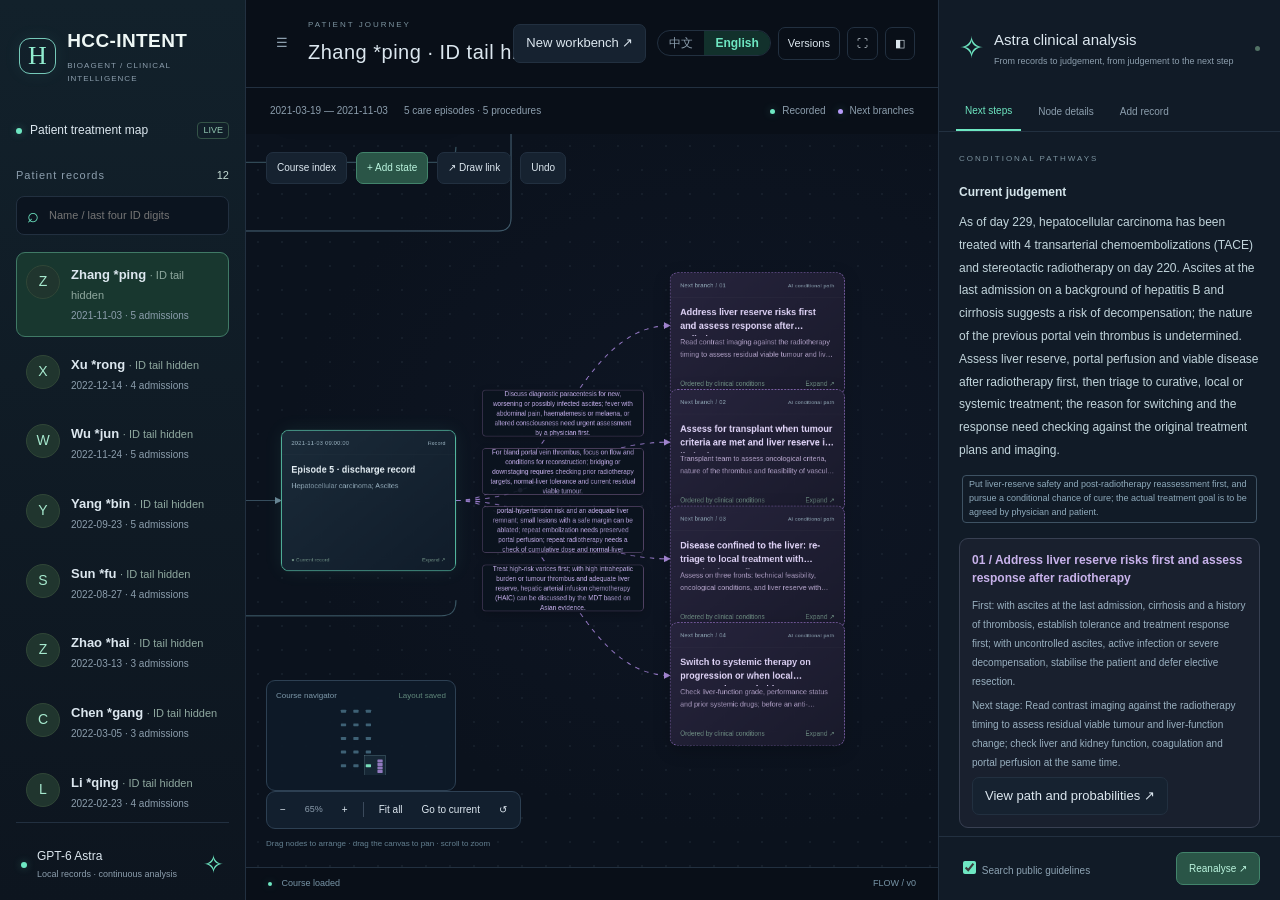
<file: index.html>
<!doctype html>
<html lang="en"><head><meta charset="utf-8"><meta name="viewport" content="width=device-width,initial-scale=1">
<meta name="hcc-token" content="static"><title>HCC-INTENT · Patient treatment map</title>
<meta name="description" content="Patient treatment map: the whole course by admission and procedure, linking every treatment to the next step.">
<meta name="data-version" content="5b35edde3d">
<link rel="alternate" hreflang="zh-CN" href="zh/">
<link rel="stylesheet" href="flow.css?v=c9bda5fcbd"><link rel="stylesheet" href="site.css?v=8c9be41195">
<script src="mock.js?v=6196f97edd"></script><script src="flow.js?v=fb59a0a47c" defer></script></head>
<body>
<aside id="patientPanel" class="patient-panel">
  <a class="brand" href="workbench.html"><span class="brand-icon">H</span><span>HCC-INTENT<small>BIOAGENT / CLINICAL INTELLIGENCE</small></span></a>
  <div class="workspace-tag"><i></i> Patient treatment map <span>LIVE</span></div>
  <div class="list-heading">Patient records <span id="totalPatients">—</span></div>
  <label class="search"><span>⌕</span><input id="patientSearch" aria-label="Search by name or last four ID digits" placeholder="Name / last four ID digits"></label>
  <div id="patientList" class="patient-list"></div><button id="loadMore" class="load-more">Load more patients</button>
  <div class="sidebar-foot"><i></i><div>GPT-6 Astra<small>Local records · continuous analysis</small></div><span>✧</span></div>
</aside>
<main id="mainPanel">
  <header class="topbar"><div class="patient-title"><button id="togglePatients" aria-label="Collapse or expand the patient list">☰</button><div><div class="eyebrow">PATIENT JOURNEY</div><h1 id="patientName">Patient treatment map</h1></div></div><div class="header-tools"><a class="site-link" href="workbench.html" title="Repeat-TACE node workbench">New workbench ↗</a><nav class="lang-switch" aria-label="Language"><a href="zh/" hreflang="zh-CN" lang="zh-CN">中文</a><span aria-current="page">English</span></nav><button id="showVersions">Versions</button><button id="fullscreen" aria-label="Full-screen canvas">⛶</button><button id="toggleInspector" aria-label="Collapse or expand the analysis panel">◧</button></div></header>
  <div class="journey-meta"><span id="patientRange">Loading patient records…</span><span id="nodeCount"></span><span class="legend"><i></i> Recorded <i class="purple"></i> Next branches</span></div>
  <section id="canvas" class="canvas" aria-label="Draggable patient treatment flowchart" tabindex="0">
    <div class="canvas-grid"></div><div id="world" class="world"><svg id="episodeBraces" class="edges" aria-label="Episode summary brackets"></svg><div id="episodeSummaries"></div><svg id="edges" class="edges" aria-label="Treatment links"></svg><div id="edgeLabels"></div><div id="nodes"></div></div>
    <div id="canvasEmpty" class="canvas-empty"><div class="orbit">✧</div><h2>Link every treatment to the next step</h2><p>Select a patient to open the full treatment map</p></div>
    <div class="canvas-top"><button id="journeyIndex">Course index</button><button id="addNode" class="accent">+ Add state</button><button id="addLink">↗ Draw link</button><button id="undoEdit" title="Undo the last clinical edit">Undo</button></div>
    <div class="canvas-bottom"><div class="canvas-controls"><button id="zoomOut" aria-label="Zoom out">−</button><span id="zoomValue">100%</span><button id="zoomIn" aria-label="Zoom in">+</button><span class="divider"></span><button id="fitGraph">Fit all</button><button id="goCurrent">Go to current</button><button id="resetLayout" title="Restore automatic layout">↺</button></div><span class="gesture-hint">Drag nodes to arrange · drag the canvas to pan · scroll to zoom</span></div>
    <div class="minimap-wrap"><div>Course navigator <span id="saveState">Layout saved</span></div><svg id="minimap" width="200" height="90" aria-label="Course minimap"></svg></div>
  </section>
  <footer><span><i></i> <span id="jobStatus">Ready</span></span><span id="revisionLabel">FLOW / v0</span></footer>
</main>
<aside id="inspector" class="inspector">
  <div class="inspector-heading"><span class="astra-mark">✧</span><div><h2>Astra clinical analysis</h2><small>From records to judgement, from judgement to the next step</small></div><span id="busyDot" class="status-dot"></span></div>
  <div class="inspector-tabs"><button id="analysisTab" class="active">Next steps</button><button id="detailTab">Node details</button><button id="editTab">Add record</button></div>
  <div id="inspectorBody" class="inspector-body"><div class="empty-panel">Select a state box or treatment link to see details.</div></div>
  <div class="inspector-bottom"><label><input type="checkbox" id="publicSearch" checked> Search public guidelines</label><button id="reanalyze" class="accent">Reanalyse ↗</button></div>
</aside>
<dialog id="versionsDialog"><div class="dialog-title"><h2>Map versions and analyses</h2><button id="closeVersions">×</button></div><div id="versionList"></div></dialog>
<div id="toast" class="toast" role="status" hidden></div>
</body></html>
</file>
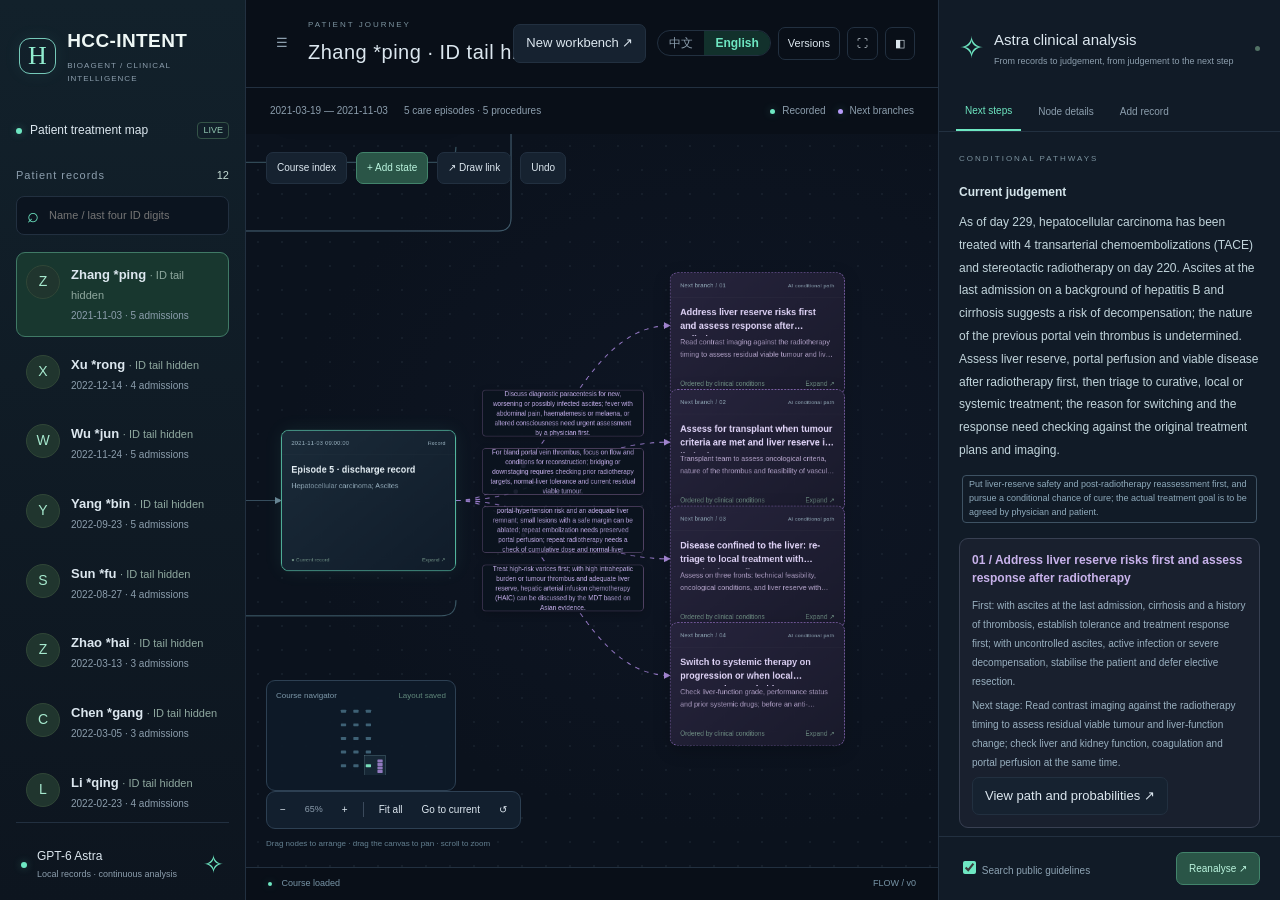
<file: en/index.html>
<!doctype html>
<html lang="en">
<head>
<meta charset="utf-8">
<title>HCC-INTENT</title>
<meta name="robots" content="noindex">
<link rel="canonical" href="../">
<meta http-equiv="refresh" content="0; url=../">
<script>location.replace('../' + location.hash)</script>
</head>
<body><a href="../">HCC-INTENT</a></body>
</html>
</file>
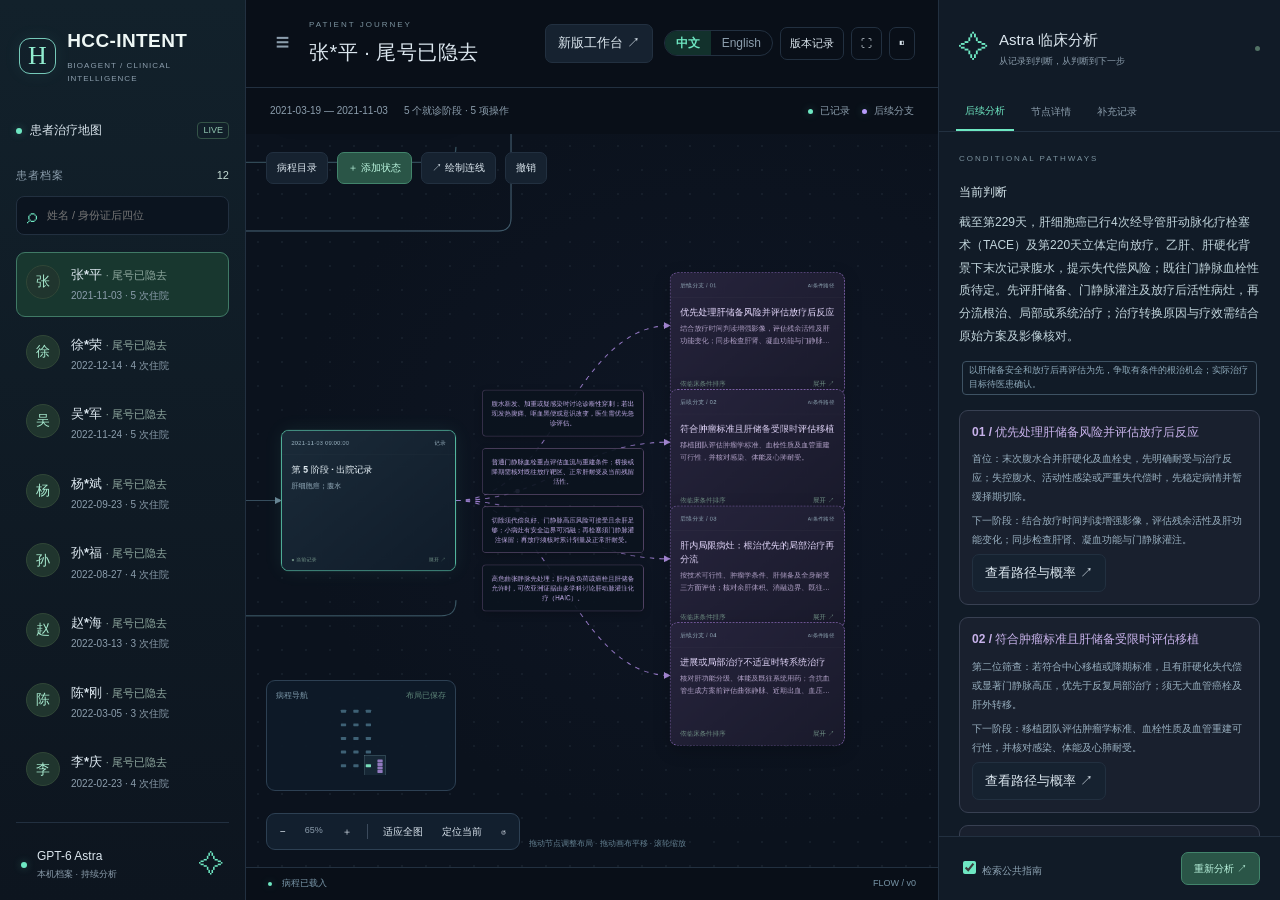
<file: zh/index.html>
<!doctype html>
<html lang="zh-CN"><head><meta charset="utf-8"><meta name="viewport" content="width=device-width,initial-scale=1">
<meta name="hcc-token" content="static"><title>HCC-INTENT · 患者治疗地图</title>
<meta name="description" content="患者治疗地图：按住院和操作展开完整病程，连接每一次治疗与下一步。">
<meta name="data-version" content="499df22f23">
<link rel="alternate" hreflang="en" href="../">
<link rel="stylesheet" href="../flow.css?v=c9bda5fcbd"><link rel="stylesheet" href="../site.css?v=8c9be41195">
<script src="../mock.js?v=6196f97edd"></script><script src="flow.js?v=55448d1c85" defer></script></head>
<body>
<aside id="patientPanel" class="patient-panel">
  <a class="brand" href="workbench.html"><span class="brand-icon">H</span><span>HCC-INTENT<small>BIOAGENT / CLINICAL INTELLIGENCE</small></span></a>
  <div class="workspace-tag"><i></i> 患者治疗地图 <span>LIVE</span></div>
  <div class="list-heading">患者档案 <span id="totalPatients">—</span></div>
  <label class="search"><span>⌕</span><input id="patientSearch" aria-label="搜索姓名或身份证后四位" placeholder="姓名 / 身份证后四位"></label>
  <div id="patientList" class="patient-list"></div><button id="loadMore" class="load-more">加载更多患者</button>
  <div class="sidebar-foot"><i></i><div>GPT-6 Astra<small>本机档案 · 持续分析</small></div><span>✧</span></div>
</aside>
<main id="mainPanel">
  <header class="topbar"><div class="patient-title"><button id="togglePatients" aria-label="收起或展开患者列表">☰</button><div><div class="eyebrow">PATIENT JOURNEY</div><h1 id="patientName">患者治疗地图</h1></div></div><div class="header-tools"><a class="site-link" href="workbench.html" title="重复 TACE 节点工作台">新版工作台 ↗</a><nav class="lang-switch" aria-label="Language"><span aria-current="page">中文</span><a href="../" hreflang="en" lang="en">English</a></nav><button id="showVersions">版本记录</button><button id="fullscreen" aria-label="全屏画布">⛶</button><button id="toggleInspector" aria-label="收起或展开分析面板">◧</button></div></header>
  <div class="journey-meta"><span id="patientRange">读取患者档案…</span><span id="nodeCount"></span><span class="legend"><i></i> 已记录 <i class="purple"></i> 后续分支</span></div>
  <section id="canvas" class="canvas" aria-label="可拖拽患者治疗流程图" tabindex="0">
    <div class="canvas-grid"></div><div id="world" class="world"><svg id="episodeBraces" class="edges" aria-label="住院阶段汇总括号"></svg><div id="episodeSummaries"></div><svg id="edges" class="edges" aria-label="治疗连线"></svg><div id="edgeLabels"></div><div id="nodes"></div></div>
    <div id="canvasEmpty" class="canvas-empty"><div class="orbit">✧</div><h2>连接每一次治疗与下一步</h2><p>选择患者，展开完整治疗地图</p></div>
    <div class="canvas-top"><button id="journeyIndex">病程目录</button><button id="addNode" class="accent">＋ 添加状态</button><button id="addLink">↗ 绘制连线</button><button id="undoEdit" title="撤销最近一次临床编辑">撤销</button></div>
    <div class="canvas-bottom"><div class="canvas-controls"><button id="zoomOut" aria-label="缩小">−</button><span id="zoomValue">100%</span><button id="zoomIn" aria-label="放大">＋</button><span class="divider"></span><button id="fitGraph">适应全图</button><button id="goCurrent">定位当前</button><button id="resetLayout" title="恢复自动布局">↺</button></div><span class="gesture-hint">拖动节点调整布局 · 拖动画布平移 · 滚轮缩放</span></div>
    <div class="minimap-wrap"><div>病程导航 <span id="saveState">布局已保存</span></div><svg id="minimap" width="200" height="90" aria-label="病程缩略导航"></svg></div>
  </section>
  <footer><span><i></i> <span id="jobStatus">就绪</span></span><span id="revisionLabel">FLOW / v0</span></footer>
</main>
<aside id="inspector" class="inspector">
  <div class="inspector-heading"><span class="astra-mark">✧</span><div><h2>Astra 临床分析</h2><small>从记录到判断，从判断到下一步</small></div><span id="busyDot" class="status-dot"></span></div>
  <div class="inspector-tabs"><button id="analysisTab" class="active">后续分析</button><button id="detailTab">节点详情</button><button id="editTab">补充记录</button></div>
  <div id="inspectorBody" class="inspector-body"><div class="empty-panel">选择一个状态框或治疗连线，查看详细内容。</div></div>
  <div class="inspector-bottom"><label><input type="checkbox" id="publicSearch" checked> 检索公共指南</label><button id="reanalyze" class="accent">重新分析 ↗</button></div>
</aside>
<dialog id="versionsDialog"><div class="dialog-title"><h2>流程版本与分析记录</h2><button id="closeVersions">×</button></div><div id="versionList"></div></dialog>
<div id="toast" class="toast" role="status" hidden></div>
</body></html>
</file>
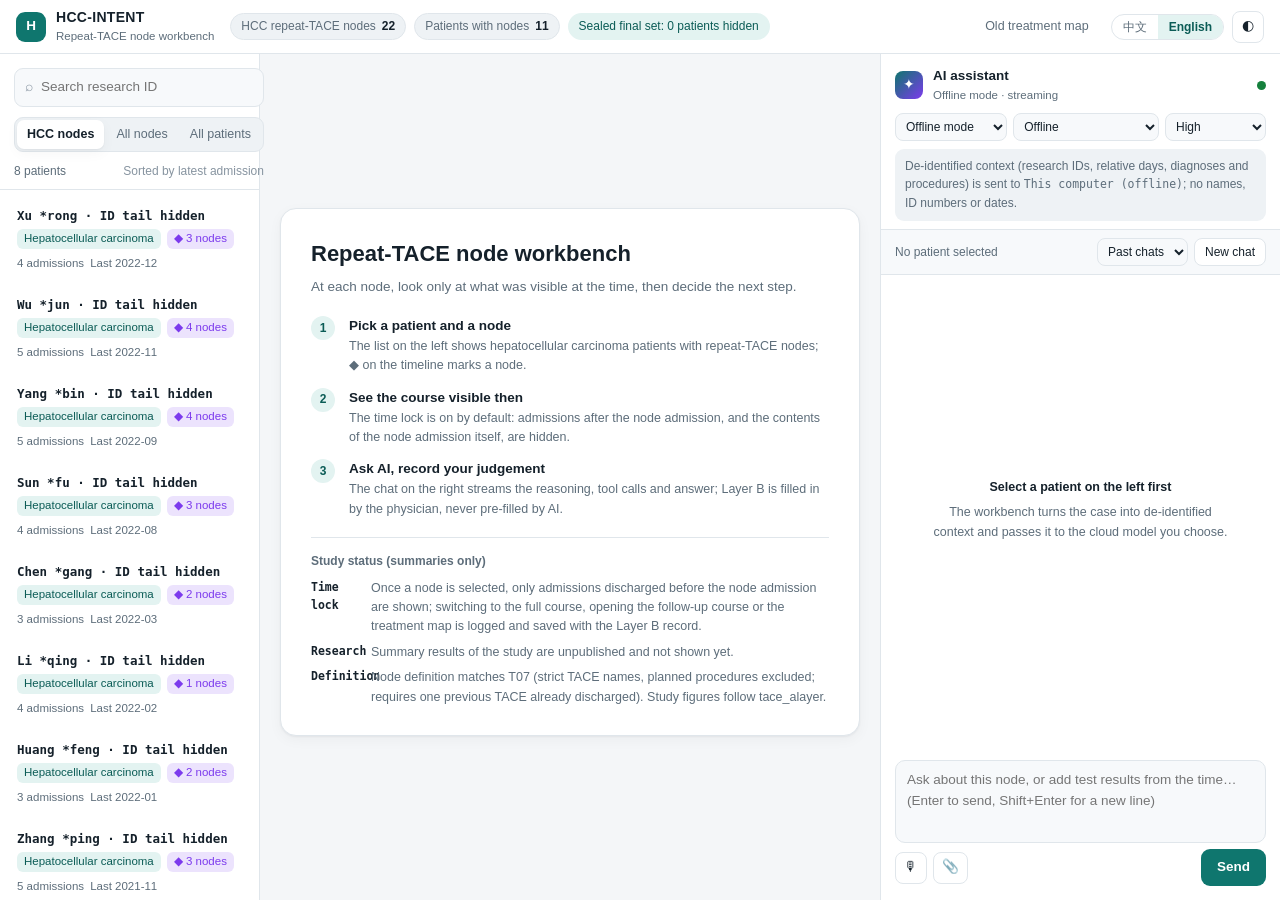
<file: workbench.html>
<!doctype html>
<html lang="en">
<head>
<meta charset="utf-8">
<meta name="viewport" content="width=device-width,initial-scale=1">
<meta name="hcc-token" content="static">
<meta name="data-version" content="5b35edde3d">
<meta name="description" content="Repeat-TACE node workbench: time-locked view, Layer A/B records, treatment map and AI assistant.">
<title>Repeat-TACE workbench</title>
<link rel="alternate" hreflang="zh-CN" href="zh/workbench.html">
<link rel="stylesheet" href="workbench.css?v=7196ac542c">
<link rel="stylesheet" href="site.css?v=8c9be41195">
</head>
<body>
<header class="topbar">
  <button id="togglePatients" class="icon-btn only-narrow" aria-label="Patient list">☰</button>
  <div class="brand"><span class="brand-mark">H</span><div><strong>HCC-INTENT</strong><small>Repeat-TACE node workbench</small></div></div>
  <div id="statusChips" class="status-chips"></div>
  <div class="top-actions">
    <a href="./" class="link-btn" title="Original patient treatment map">Old treatment map</a><nav class="lang-switch" aria-label="Language"><a href="zh/workbench.html" hreflang="zh-CN" lang="zh-CN">中文</a><span aria-current="page">English</span></nav>
    <button id="themeToggle" class="icon-btn" aria-label="Switch light/dark theme" title="Switch light/dark theme">◐</button>
    <button id="toggleAssistant" class="icon-btn only-medium" aria-label="AI assistant">✦</button>
  </div>
</header>

<div class="layout">
  <aside id="patientsPanel" class="patients">
    <div class="panel-head">
      <label class="search"><span aria-hidden="true">⌕</span><input id="patientSearch" placeholder="Search research ID" aria-label="Search research ID" autocomplete="off"></label>
      <div class="segmented" id="scopeSwitch" role="tablist" aria-label="Patient scope">
        <button data-scope="hcc_nodes" class="active" role="tab">HCC nodes</button>
        <button data-scope="nodes" role="tab">All nodes</button>
        <button data-scope="all" role="tab">All patients</button>
      </div>
      <div class="list-meta"><span id="patientTotal">—</span><span class="hint">Sorted by latest admission</span></div>
    </div>
    <div id="patientList" class="patient-list" role="listbox" aria-label="Patients"></div>
    <button id="loadMore" class="ghost-btn load-more" hidden>Load more</button>
  </aside>

  <main id="casePanel" class="case">
    <section id="welcome" class="welcome">
      <div class="welcome-card">
        <h1>Repeat-TACE node workbench</h1>
        <p>At each node, look only at what was visible at the time, then decide the next step.</p>
        <ol class="steps">
          <li><b>Pick a patient and a node</b><span>The list on the left shows hepatocellular carcinoma patients with repeat-TACE nodes; ◆ on the timeline marks a node.</span></li>
          <li><b>See the course visible then</b><span>The time lock is on by default: admissions after the node admission, and the contents of the node admission itself, are hidden.</span></li>
          <li><b>Ask AI, record your judgement</b><span>The chat on the right streams the reasoning, tool calls and answer; Layer B is filled in by the physician, never pre-filled by AI.</span></li>
        </ol>
        <div id="welcomeNotes" class="research-notes"></div>
      </div>
    </section>

    <section id="caseView" class="case-view" hidden>
      <div class="case-head">
        <div class="case-title">
          <div class="eyebrow" id="caseEyebrow"></div>
          <h1 id="caseTitle"></h1>
          <div id="caseBadges" class="badges"></div>
        </div>
        <div id="caseStats" class="case-stats"></div>
      </div>

      <div class="card timeline-card">
        <div class="card-head">
          <div class="node-strip" id="nodeStrip" aria-label="Repeat-TACE nodes"></div>
          <div class="segmented mode-switch" id="modeSwitch" aria-label="View mode">
            <button data-mode="locked" class="active" title="Show only admissions discharged before the node admission">🔒 Time lock</button>
            <button data-mode="full" title="Show all admissions; logged as follow-up course viewed">Full course</button>
          </div>
        </div>
        <div id="modeHint" class="mode-hint"></div>
        <div id="timeline" class="timeline" aria-label="Admission timeline"></div>
        <div class="legend" id="timelineLegend"></div>
      </div>

      <div class="card node-card">
        <nav class="tabs" id="tabs" role="tablist">
          <button data-tab="visible" class="active" role="tab">Visible then</button>
          <button data-tab="alayer" role="tab">Layer A · state</button>
          <button data-tab="blayer" role="tab">Layer B · physician record</button>
          <button data-tab="after" role="tab">Follow-up course</button>
          <button data-tab="map" role="tab">Treatment map</button>
          <button data-tab="detail" role="tab">Admission details</button>
        </nav>
        <div id="tabBody" class="tab-body"></div>
      </div>
    </section>
  </main>

  <aside id="assistantPanel" class="assistant">
    <div class="assistant-head">
      <div class="assistant-title"><span class="spark">✦</span><div><strong>AI assistant</strong><small id="assistantSub">Cloud model · streaming</small></div></div>
      <span id="assistantDot" class="dot" title="Status"></span>
    </div>
    <div class="model-row">
      <select id="providerSelect" aria-label="Provider"></select>
      <select id="modelSelect" aria-label="Model"></select>
      <select id="effortSelect" aria-label="Reasoning effort" title="Reasoning effort">
        <option value="low">Low</option><option value="medium">Medium</option><option value="high" selected>High</option>
      </select>
    </div>
    <div id="exportBanner" class="export-banner"></div>
    <div class="context-bar">
      <span id="contextChip" class="context-chip">No patient selected</span>
      <div class="context-actions">
        <select id="historySelect" aria-label="Past chats"><option value="">Past chats</option></select>
        <button id="newChat" class="ghost-btn small">New chat</button>
      </div>
    </div>
    <div id="messages" class="messages" aria-live="polite"></div>
    <div id="quickPrompts" class="quick-prompts"></div>
    <form id="composer" class="composer">
      <textarea id="composerInput" rows="3" placeholder="Ask about this node, or add test results from the time… (Enter to send, Shift+Enter for a new line)"></textarea>
      <div class="composer-actions">
        <div class="left">
          <button type="button" id="voiceBtn" class="icon-btn" title="Local speech to text" aria-label="Voice input">🎙</button>
          <label class="icon-btn" title="Upload a text file (extracted locally)" aria-label="Upload file">📎<input id="fileInput" type="file" accept=".txt,.md,.json,.pdf,.docx" hidden></label>
          <span id="composerNote" class="composer-note"></span>
        </div>
        <button type="submit" id="sendBtn" class="primary-btn">Send</button>
      </div>
    </form>
  </aside>
</div>
<div id="tooltip" class="tooltip" role="tooltip" hidden></div>
<div id="toast" class="toast" role="status" hidden></div>
<script src="mock.js?v=6196f97edd"></script>
<script src="workbench.js?v=66e4668629"></script>
</body>
</html>
</file>
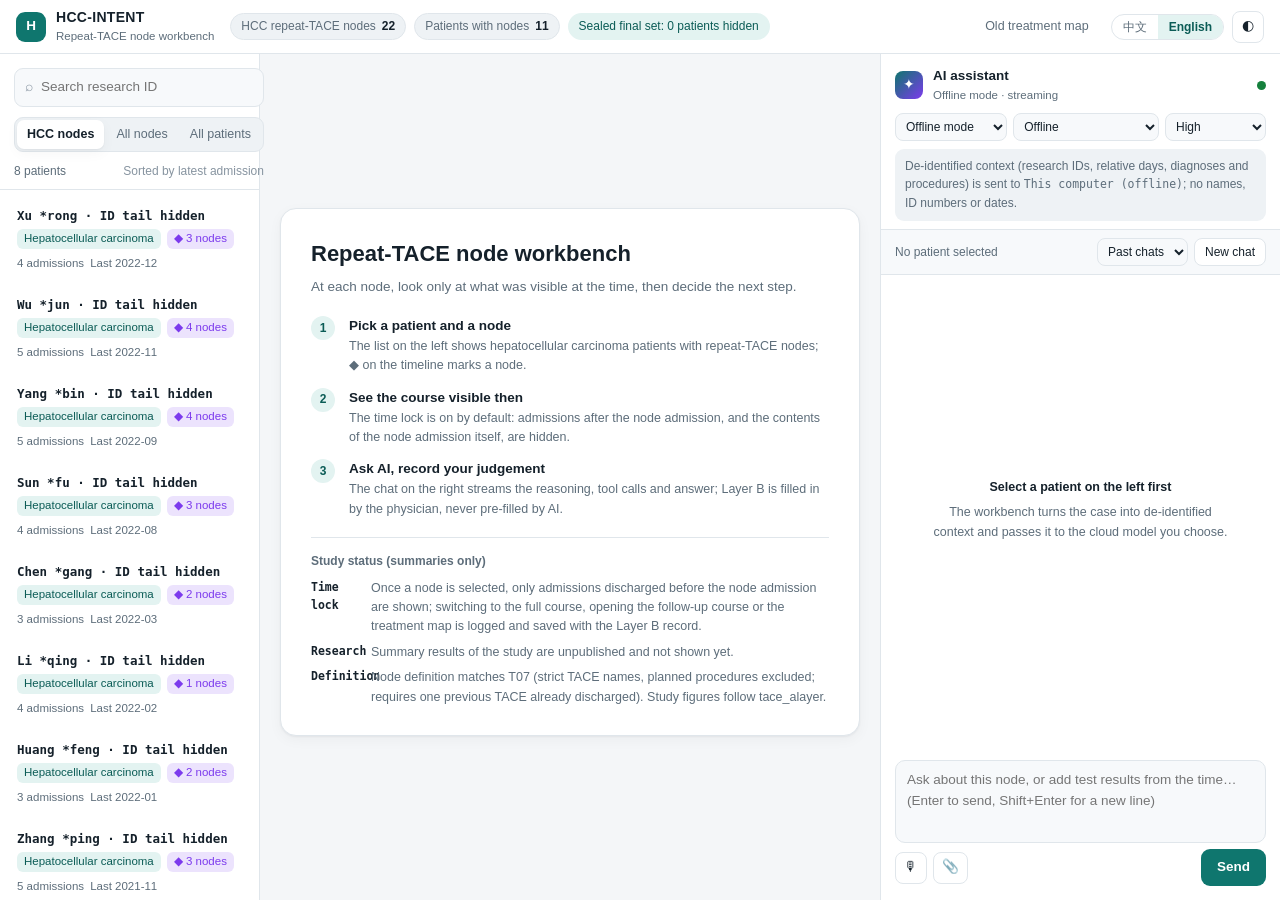
<file: en/workbench.html>
<!doctype html>
<html lang="en">
<head>
<meta charset="utf-8">
<title>HCC-INTENT</title>
<meta name="robots" content="noindex">
<link rel="canonical" href="../workbench.html">
<meta http-equiv="refresh" content="0; url=../workbench.html">
<script>location.replace('../workbench.html' + location.hash)</script>
</head>
<body><a href="../workbench.html">HCC-INTENT</a></body>
</html>
</file>
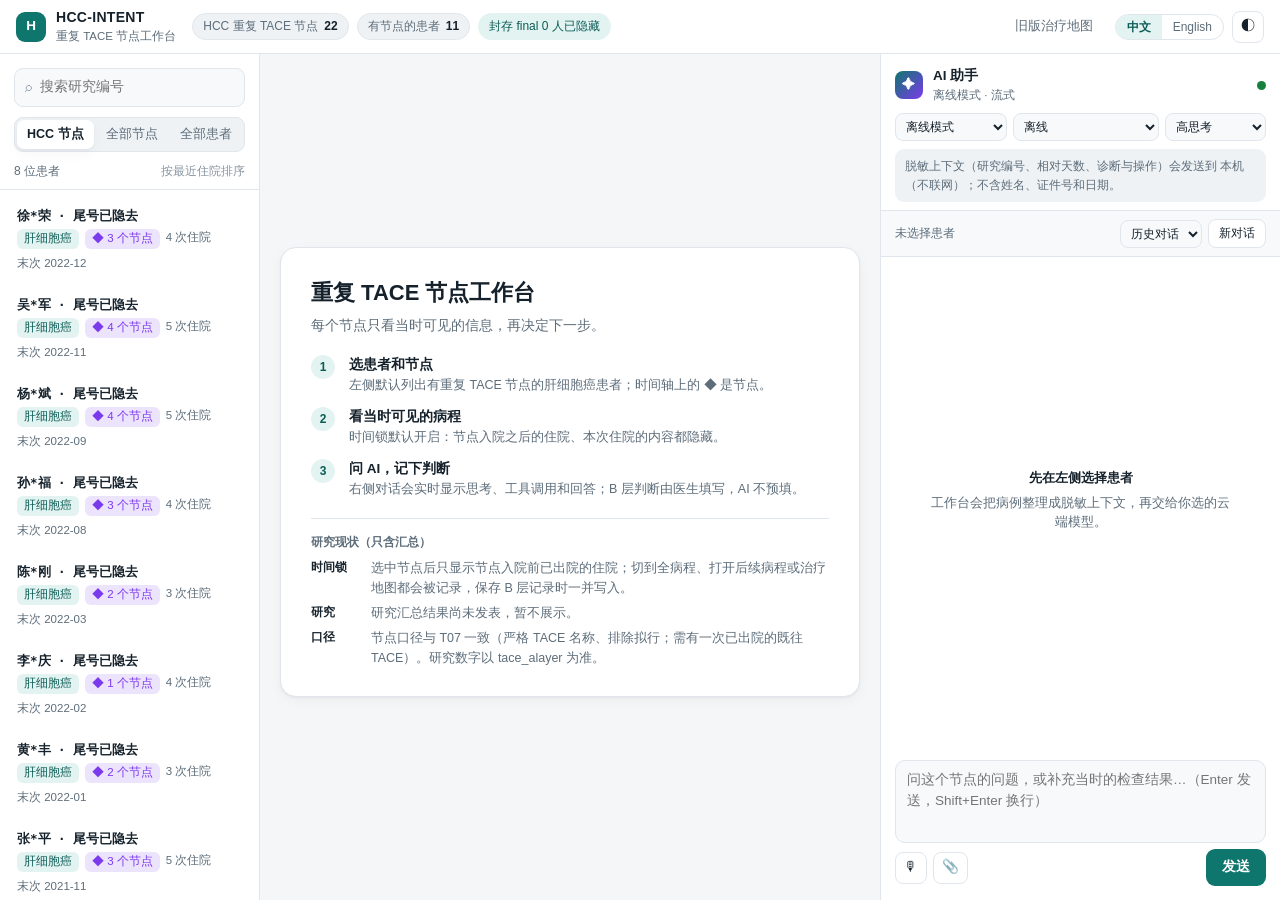
<file: zh/workbench.html>
<!doctype html>
<html lang="zh-CN">
<head>
<meta charset="utf-8">
<meta name="viewport" content="width=device-width,initial-scale=1">
<meta name="hcc-token" content="static">
<meta name="data-version" content="499df22f23">
<meta name="description" content="重复 TACE 节点工作台：时间锁视图、A/B 层记录、治疗地图与 AI 助手。">
<title>重复 TACE 工作台</title>
<link rel="alternate" hreflang="en" href="../workbench.html">
<link rel="stylesheet" href="../workbench.css?v=7196ac542c">
<link rel="stylesheet" href="../site.css?v=8c9be41195">
</head>
<body>
<header class="topbar">
  <button id="togglePatients" class="icon-btn only-narrow" aria-label="患者列表">☰</button>
  <div class="brand"><span class="brand-mark">H</span><div><strong>HCC-INTENT</strong><small>重复 TACE 节点工作台</small></div></div>
  <div id="statusChips" class="status-chips"></div>
  <div class="top-actions">
    <a href="./" class="link-btn" title="原来的患者治疗地图">旧版治疗地图</a><nav class="lang-switch" aria-label="Language"><span aria-current="page">中文</span><a href="../workbench.html" hreflang="en" lang="en">English</a></nav>
    <button id="themeToggle" class="icon-btn" aria-label="切换明暗主题" title="切换明暗主题">◐</button>
    <button id="toggleAssistant" class="icon-btn only-medium" aria-label="AI 助手">✦</button>
  </div>
</header>

<div class="layout">
  <aside id="patientsPanel" class="patients">
    <div class="panel-head">
      <label class="search"><span aria-hidden="true">⌕</span><input id="patientSearch" placeholder="搜索研究编号" aria-label="搜索研究编号" autocomplete="off"></label>
      <div class="segmented" id="scopeSwitch" role="tablist" aria-label="患者范围">
        <button data-scope="hcc_nodes" class="active" role="tab">HCC 节点</button>
        <button data-scope="nodes" role="tab">全部节点</button>
        <button data-scope="all" role="tab">全部患者</button>
      </div>
      <div class="list-meta"><span id="patientTotal">—</span><span class="hint">按最近住院排序</span></div>
    </div>
    <div id="patientList" class="patient-list" role="listbox" aria-label="患者"></div>
    <button id="loadMore" class="ghost-btn load-more" hidden>加载更多</button>
  </aside>

  <main id="casePanel" class="case">
    <section id="welcome" class="welcome">
      <div class="welcome-card">
        <h1>重复 TACE 节点工作台</h1>
        <p>每个节点只看当时可见的信息，再决定下一步。</p>
        <ol class="steps">
          <li><b>选患者和节点</b><span>左侧默认列出有重复 TACE 节点的肝细胞癌患者；时间轴上的 ◆ 是节点。</span></li>
          <li><b>看当时可见的病程</b><span>时间锁默认开启：节点入院之后的住院、本次住院的内容都隐藏。</span></li>
          <li><b>问 AI，记下判断</b><span>右侧对话会实时显示思考、工具调用和回答；B 层判断由医生填写，AI 不预填。</span></li>
        </ol>
        <div id="welcomeNotes" class="research-notes"></div>
      </div>
    </section>

    <section id="caseView" class="case-view" hidden>
      <div class="case-head">
        <div class="case-title">
          <div class="eyebrow" id="caseEyebrow"></div>
          <h1 id="caseTitle"></h1>
          <div id="caseBadges" class="badges"></div>
        </div>
        <div id="caseStats" class="case-stats"></div>
      </div>

      <div class="card timeline-card">
        <div class="card-head">
          <div class="node-strip" id="nodeStrip" aria-label="重复 TACE 节点"></div>
          <div class="segmented mode-switch" id="modeSwitch" aria-label="视图模式">
            <button data-mode="locked" class="active" title="只显示节点入院前已出院的住院">🔒 时间锁</button>
            <button data-mode="full" title="显示全部住院，会记录为已查看后续病程">全病程</button>
          </div>
        </div>
        <div id="modeHint" class="mode-hint"></div>
        <div id="timeline" class="timeline" aria-label="住院时间轴"></div>
        <div class="legend" id="timelineLegend"></div>
      </div>

      <div class="card node-card">
        <nav class="tabs" id="tabs" role="tablist">
          <button data-tab="visible" class="active" role="tab">当时可见</button>
          <button data-tab="alayer" role="tab">A 层 · 状态</button>
          <button data-tab="blayer" role="tab">B 层 · 医生记录</button>
          <button data-tab="after" role="tab">后续病程</button>
          <button data-tab="map" role="tab">治疗地图</button>
          <button data-tab="detail" role="tab">住院详情</button>
        </nav>
        <div id="tabBody" class="tab-body"></div>
      </div>
    </section>
  </main>

  <aside id="assistantPanel" class="assistant">
    <div class="assistant-head">
      <div class="assistant-title"><span class="spark">✦</span><div><strong>AI 助手</strong><small id="assistantSub">云端模型 · 流式</small></div></div>
      <span id="assistantDot" class="dot" title="状态"></span>
    </div>
    <div class="model-row">
      <select id="providerSelect" aria-label="接口"></select>
      <select id="modelSelect" aria-label="模型"></select>
      <select id="effortSelect" aria-label="思考强度" title="思考强度">
        <option value="low">低思考</option><option value="medium">中思考</option><option value="high" selected>高思考</option>
      </select>
    </div>
    <div id="exportBanner" class="export-banner"></div>
    <div class="context-bar">
      <span id="contextChip" class="context-chip">未选择患者</span>
      <div class="context-actions">
        <select id="historySelect" aria-label="历史对话"><option value="">历史对话</option></select>
        <button id="newChat" class="ghost-btn small">新对话</button>
      </div>
    </div>
    <div id="messages" class="messages" aria-live="polite"></div>
    <div id="quickPrompts" class="quick-prompts"></div>
    <form id="composer" class="composer">
      <textarea id="composerInput" rows="3" placeholder="问这个节点的问题，或补充当时的检查结果…（Enter 发送，Shift+Enter 换行）"></textarea>
      <div class="composer-actions">
        <div class="left">
          <button type="button" id="voiceBtn" class="icon-btn" title="本地语音转文字" aria-label="语音输入">🎙</button>
          <label class="icon-btn" title="上传文字型文件（本地提取）" aria-label="上传文件">📎<input id="fileInput" type="file" accept=".txt,.md,.json,.pdf,.docx" hidden></label>
          <span id="composerNote" class="composer-note"></span>
        </div>
        <button type="submit" id="sendBtn" class="primary-btn">发送</button>
      </div>
    </form>
  </aside>
</div>
<div id="tooltip" class="tooltip" role="tooltip" hidden></div>
<div id="toast" class="toast" role="status" hidden></div>
<script src="../mock.js?v=6196f97edd"></script>
<script src="workbench.js?v=5388346680"></script>
</body>
</html>
</file>
<file: flow.css>
:root{color-scheme:dark;--bg:#090f18;--panel:#101924;--border:#223040;--text:#dce7ef;--muted:#8c9ead;--mint:#6ee7c2;--violet:#b69af9;--left:246px;--right:342px}*{box-sizing:border-box}body{margin:0;background:var(--bg);color:var(--text);font:13px/1.55 -apple-system,BlinkMacSystemFont,"PingFang SC","Microsoft YaHei",sans-serif;display:grid;grid-template-columns:var(--left) minmax(0,1fr) var(--right);height:100vh;overflow:hidden}button,input,textarea,select{font:inherit}button{cursor:pointer;border:1px solid var(--border);border-radius:7px;background:#162230;color:var(--text);padding:8px 12px;transition:background .15s,border-color .15s}button:hover{background:#213447;border-color:#477067}button:disabled{opacity:.45;cursor:wait}input,textarea,select{background:#0b141f;border:1px solid #2a3a4c;color:var(--text);border-radius:7px;padding:10px;width:100%;outline:none}input:focus,textarea:focus,select:focus{border-color:var(--mint);box-shadow:0 0 0 2px #6ee7c210}input[type=checkbox]{width:auto;accent-color:var(--mint)}textarea{resize:vertical;min-height:95px}a{color:var(--mint);text-decoration:none}h1,h2,h3,p{margin:0}small{display:block;color:var(--muted)}[hidden]{display:none!important}.patient-panel{display:flex;flex-direction:column;border-right:1px solid var(--border);background:linear-gradient(180deg,#12212b,#0d151f);padding:26px 16px 16px;min-height:0}.brand{display:flex;gap:11px;align-items:center;color:#eef7f5;font-weight:650;font-size:19px;letter-spacing:.4px;padding:0 3px}.brand small{font-size:8px;font-weight:400;letter-spacing:1.05px;margin-top:5px}.brand-icon{border:1px solid #75c9b9;border-radius:11px;color:#91edcf;font:26px Georgia;padding:2px 8px;box-shadow:0 0 18px #6ee7c212}.workspace-tag{display:flex;align-items:center;gap:8px;margin:36px 0 27px;font-size:12px}.workspace-tag span{margin-left:auto;border:1px solid #345347;color:#90c5af;font-size:9px;padding:1px 5px;border-radius:4px}i{display:inline-block;background:var(--mint);width:6px;height:6px;border-radius:50%;box-shadow:0 0 9px #6ee7c250}.list-heading{display:flex;justify-content:space-between;color:var(--muted);margin-bottom:12px;font-size:11px;letter-spacing:1px}.list-heading span{color:#c6ddd5;letter-spacing:0}.search{display:flex;align-items:center;border:1px solid var(--border);background:#0b141f;border-radius:8px;padding-left:10px;margin-bottom:17px}.search>span{color:var(--mint);font-size:20px}.search input{font-size:11px;background:none;border:0;padding:10px}.patient-list{overflow:auto;min-height:0;flex:1}.patient-item{display:flex;gap:11px;text-align:left;width:100%;border-color:transparent;background:none;padding:12px 9px;margin-bottom:5px;border-radius:9px}.patient-item.selected{background:#18372f;border-color:#407a66}.patient-initial{width:34px;height:34px;flex-shrink:0;border:1px solid #304637;background:#20352e;border-radius:50%;display:grid;place-items:center;color:#a6e9ce;font-size:14px}.patient-item strong{font-size:13px;font-weight:550}.patient-item small{font-size:10px;margin-top:3px}.patient-item .tail{color:#8fa89f;font-size:11px;font-weight:400}.patient-item .active-label{font-size:9px;color:#8ce3bd}.load-more{margin-top:10px;font-size:11px}.sidebar-foot{display:flex;gap:10px;align-items:center;padding:22px 5px 0;margin-top:12px;border-top:1px solid var(--border);font-size:12px}.sidebar-foot small{font-size:9px;margin-top:3px}.sidebar-foot>span:last-child{margin-left:auto;color:var(--mint);font-size:25px}#mainPanel{min-width:0;display:flex;flex-direction:column}.topbar{height:88px;display:flex;align-items:center;justify-content:space-between;padding:18px 23px;border-bottom:1px solid var(--border);gap:10px}.patient-title{display:flex;gap:13px;align-items:center;min-width:0}.patient-title button{border:0;background:none;padding:7px;color:#8c9ead}.eyebrow{font-size:8px;color:#7c939f;letter-spacing:2px;margin-bottom:5px}h1{font-size:20px;letter-spacing:.5px;font-weight:500;white-space:nowrap}.pill{border:1px solid #355e4d;background:#17362b;color:#90deba;font-size:9px;white-space:nowrap;padding:3px 7px;border-radius:5px}.header-tools{display:flex;gap:7px}.header-tools button{font-size:11px;padding:7px 9px;background:none}.journey-meta{height:46px;flex-shrink:0;display:flex;align-items:center;gap:16px;padding:0 24px;color:var(--muted);font-size:10px;white-space:nowrap}.legend{margin-left:auto;display:flex;gap:7px;align-items:center}.legend i{height:5px;width:5px}.legend .purple{margin-left:5px;background:var(--violet)}.canvas{position:relative;flex:1;min-height:0;overflow:hidden;touch-action:none;cursor:grab;background:radial-gradient(ellipse at 72% 45%,#18203944,transparent 65%),#0b121d}.canvas:active{cursor:grabbing}.canvas-grid{position:absolute;inset:0;background-image:radial-gradient(#35425180 .75px,transparent .75px);background-size:24px 24px;opacity:.48;pointer-events:none}.world{position:absolute;left:0;top:0;transform-origin:0 0;will-change:transform}.edges{position:absolute;left:0;top:0;width:1px;height:1px;overflow:visible;pointer-events:none}.edge{stroke:#466273;stroke-width:1.5;fill:none;pointer-events:stroke;cursor:pointer}.edge-hit{stroke:transparent;stroke-width:18;fill:none;pointer-events:stroke;cursor:pointer}.edge.planned{stroke:#987bc9;stroke-dasharray:7 8;animation:flow 1.8s linear infinite}.edge-label{position:absolute;width:162px;max-height:62px;overflow:hidden;background:#0b141feb;border:1px solid #2e3c49;border-radius:6px;padding:5px 7px;font-size:10px;line-height:1.6;color:#a0b6c3;cursor:pointer;box-shadow:0 4px 14px #0003}.edge-label.planned{color:#bea9e3;border-color:#544567}.edge-label time{font-size:8px;color:#738a9e;display:block}.graph-node{position:absolute;width:270px;min-height:190px;height:218px;border:1px solid #375166;border-radius:12px;background:linear-gradient(140deg,#1b2b39,#101c2a);box-shadow:0 8px 28px #0003;cursor:grab;user-select:none;overflow:hidden}.graph-node.selected{outline:2px solid #8ac5bc;outline-offset:4px}.graph-node header{display:flex;justify-content:space-between;align-items:center;padding:13px 15px 10px;border-bottom:1px solid #ffffff08;font-size:9px;color:#92aab8;letter-spacing:.3px}.graph-node h3{font-size:14px;color:#e5eff5;line-height:1.5;padding:12px 15px 5px;font-weight:550;display:-webkit-box;-webkit-line-clamp:2;-webkit-box-orient:vertical;overflow:hidden}.graph-node p{font-size:11px;padding:0 15px;color:#91a9b8;display:-webkit-box;-webkit-line-clamp:2;-webkit-box-orient:vertical;overflow:hidden;line-height:1.7}.graph-node .node-chips{display:flex;gap:6px;margin:10px 15px 0;font-size:9px;white-space:nowrap}.node-chips span{color:#aac5c1;background:#27403980;border:1px solid #355548;padding:2px 5px;border-radius:4px;max-width:230px;overflow:hidden;text-overflow:ellipsis}.graph-node .node-footer{position:absolute;left:15px;right:15px;bottom:10px;display:flex;justify-content:space-between;color:#709085;font-size:8px}.graph-node.forecast{border-style:dashed;border-color:#8767b4;background:linear-gradient(140deg,#27243d,#191a2b)}.graph-node.forecast h3{color:#e2d6fa}.graph-node.forecast p{color:#b1a1c7}.graph-node.forecast .node-chips span{color:#d0b8f5;background:#54427040;border-color:#56436e}.graph-node.current{border-color:#61d8b7;box-shadow:0 0 0 1px #6ee7c212,0 0 30px #6ee7c215;animation:breathe 3.5s ease-in-out infinite}.graph-node.entry{height:120px;min-height:120px;background:#14212d;border-color:#2c4354}.graph-node.junction{height:30px;min-height:30px;width:30px;border-radius:50%;background:#18362f;transform:translate(120px,92px);border:1px solid #497465}.graph-node.manual{border-color:#5c86a5}.graph-node.manual.planned{border-style:dashed;border-color:#9a7acb}.node-origin{font-size:8px}.canvas-top,.canvas-bottom{position:absolute;left:20px;right:20px;display:flex;align-items:center;gap:9px;pointer-events:none}.canvas-top{top:18px}.canvas-top button,.canvas-bottom button,.canvas-controls{pointer-events:auto}.canvas-caption{color:#738fa3;font-size:10px;letter-spacing:1px;margin-right:auto}.canvas-caption span{margin:0 8px;color:#34475a}.canvas-top button{font-size:10px;backdrop-filter:blur(10px);padding:7px 10px}.accent{background:#2a5547;color:#bbf5df;border-color:#42846b}.accent:hover{background:#326a57;border-color:#7ad9b0}.canvas-bottom{bottom:17px;align-items:flex-end;flex-wrap:wrap;padding-right:210px}.canvas-controls{display:flex;gap:3px;align-items:center;background:#142130ef;border:1px solid #2d4053;border-radius:9px;padding:5px;backdrop-filter:blur(10px)}.canvas-controls button{background:none;border:0;padding:5px 8px;font-size:10px}.canvas-controls #zoomValue{font-size:9px;color:var(--muted);width:34px;text-align:center}.divider{height:15px;border-left:1px solid #3b4a5c;margin:0 4px}.gesture-hint{font-size:8px;color:#648091}.minimap-wrap{position:absolute;right:18px;bottom:17px;border:1px solid #2d4053;border-radius:9px;padding:9px;background:#0e1b29e8;width:218px}.minimap-wrap>div{font-size:8px;color:#7e99aa;display:flex;justify-content:space-between}.minimap-wrap span{color:#60877a;font-size:8px}.minimap-wrap svg{cursor:crosshair;margin-top:6px}.canvas-empty{position:absolute;inset:0;display:flex;justify-content:center;align-items:center;flex-direction:column;pointer-events:none;color:#7895a7}.canvas-empty h2{font-size:20px;font-weight:400;margin-top:25px;color:#acccda}.canvas-empty p{font-size:11px;margin-top:9px}.orbit{width:100px;height:100px;border:1px solid #577486;border-radius:50%;display:grid;place-items:center;font-size:50px;color:var(--mint);box-shadow:0 0 80px #6ee7c210;animation:breathe 4s infinite}footer{height:33px;flex-shrink:0;display:flex;justify-content:space-between;align-items:center;padding:0 22px;border-top:1px solid var(--border);font-size:9px;color:#7895a7}footer i{height:4px;width:4px;margin-right:7px}.inspector{border-left:1px solid var(--border);display:flex;flex-direction:column;min-height:0;background:#111b27}.inspector-heading{display:flex;align-items:center;gap:10px;padding:25px 20px 20px}.astra-mark{font-size:30px;color:var(--mint)}.inspector-heading h2{font-size:15px;font-weight:500}.inspector-heading small{font-size:9px;margin-top:4px}.status-dot{width:5px;height:5px;background:#527265;border-radius:50%;margin-left:auto}.status-dot.busy{background:var(--mint);animation:breathe 1.5s infinite}.inspector-tabs{display:flex;border-bottom:1px solid var(--border);padding:0 17px;gap:8px}.inspector-tabs button{border:0;border-radius:0;background:none;font-size:10px;color:var(--muted);padding:11px 9px}.inspector-tabs button.active{color:var(--mint);border-bottom:2px solid var(--mint)}.inspector-body{flex:1;min-height:0;overflow:auto;padding:21px 20px}.inspector-body h3{font-size:12px;color:#d5e5eb;font-weight:550;margin:18px 0 9px}.inspector-body p{font-size:11px;color:#99b0c0;line-height:1.9;margin-bottom:10px;white-space:pre-wrap;overflow-wrap:anywhere}.inspector-body .summary{color:#c2d5dc;font-size:12px}.section-line{height:1px;background:#243442;margin:20px 0}.field{display:block;margin:13px 0;color:#90a8b8;font-size:10px}.field input,.field select,.field textarea{display:block;margin-top:6px;font-size:11px}.row{display:flex;gap:9px}.row>*{flex:1;min-width:0}.button-row{display:flex;gap:7px;margin:12px 0;flex-wrap:wrap}.button-row button{font-size:10px}.full{width:100%}.meta{font-size:9px;color:#718fa2;margin:9px 0;overflow-wrap:anywhere}.analysis-branch{border:1px solid #384052;border-radius:9px;padding:12px;margin-top:12px;background:#19202e}.analysis-branch h3{margin:0 0 8px;color:#c8b2eb}.analysis-branch p{font-size:10px;margin-bottom:5px}.prob-row{display:grid;grid-template-columns:1fr 52px;gap:4px;font-size:10px;padding:7px 0;color:#a4bbca}.prob-row span:last-child{text-align:right;color:#b8eadb;font-variant-numeric:tabular-nums}.prob-bar{height:3px;background:#263444;border-radius:3px;overflow:hidden;grid-column:1/-1}.prob-bar i{display:block;height:3px;background:#7bd7b8;border-radius:3px;box-shadow:none}.inspector-bottom{padding:15px 20px;display:flex;align-items:center;gap:12px;border-top:1px solid var(--border)}.inspector-bottom label{font-size:10px;color:#8da3b3;white-space:nowrap}.inspector-bottom button{margin-left:auto;font-size:10px}.empty-panel{font-size:11px;color:#7292a5;line-height:2;padding:20px 0}.source-chip{display:inline-block;font-size:9px;border:1px solid #3e5263;border-radius:4px;padding:2px 6px;color:#8fabbc;margin:3px}.detail-list{font-size:10px;line-height:1.9;word-break:break-word}.detail-list dt{color:#7492a7;margin-top:7px}.detail-list dd{margin:0;color:#b9cbd7}.toast{position:fixed;bottom:50px;left:50%;transform:translateX(-50%);max-width:500px;padding:12px 20px;border-radius:8px;border:1px solid #4c6a7a;background:#1b2b38;color:#d6ece8;box-shadow:0 10px 30px #0008;z-index:30;font-size:12px}dialog{background:#101c29;color:var(--text);border:1px solid #3a5062;border-radius:14px;width:630px;max-width:90vw;max-height:80vh;padding:24px}dialog::backdrop{background:#030810aa;backdrop-filter:blur(6px)}.dialog-title{display:flex;align-items:center;justify-content:space-between;margin-bottom:22px}.dialog-title h2{font-size:17px}.version-item{padding:14px 0;border-bottom:1px solid #2a3a4b}.version-item p{font-size:11px;color:#9cb1c0;margin:8px 0}.version-item button{font-size:10px}.patients-hidden{--left:0px}.patients-hidden .patient-panel{display:none}.inspector-hidden{--right:0px}.inspector-hidden .inspector{display:none}body:fullscreen{height:100vh}.compact-nodes .graph-node p,.compact-nodes .node-chips,.compact-nodes .node-footer{display:none}.compact-nodes .graph-node{min-height:75px;height:75px}.compact-nodes .graph-node.junction{height:30px;min-height:30px}.compact-nodes .graph-node header{padding:5px 10px;font-size:10px}.compact-nodes .graph-node h3{font-size:18px;padding:5px 10px}::-webkit-scrollbar{width:5px;height:5px}::-webkit-scrollbar-thumb{background:#324657;border-radius:8px}@keyframes breathe{0%,100%{box-shadow:0 0 0 1px #6ee7c216,0 0 18px #6ee7c212}50%{box-shadow:0 0 0 2px #6ee7c232,0 0 35px #6ee7c22a}}@keyframes flow{to{stroke-dashoffset:-30}}@media(prefers-reduced-motion:reduce){*,*::before,*::after{animation:none!important;transition:none!important}}@media(max-width:1150px){:root{--left:210px;--right:300px}.topbar{padding:14px}.pill{display:none}.journey-meta{padding:0 14px;font-size:9px;gap:8px}.gesture-hint{display:none}.canvas-bottom{padding-right:0;bottom:13px}.minimap-wrap{bottom:70px;width:158px}.minimap-wrap svg{width:140px;height:65px}.header-tools #showVersions{display:none}}@media(max-width:850px){:root{--left:180px;--right:0px}.inspector{position:fixed;width:320px;top:0;bottom:0;right:0;z-index:10;box-shadow:-20px 0 50px #0007}.inspector-hidden .inspector{display:none}.header-tools{margin-left:auto}.legend{display:none}.canvas-caption{display:none}.canvas-top{justify-content:flex-end}h1{font-size:17px}}
.graph-node.forecast{height:164px}.graph-node.forecast p{-webkit-line-clamp:2}.graph-node.forecast .node-footer{font-size:10px}
.edge-label{max-height:none}
.canvas{overflow:clip}
@media(max-width:850px){.inspector{top:134px;bottom:32px}.topbar{position:relative;z-index:11}}
.episode-brace{fill:none;stroke:#547c8b;stroke-width:1.5;opacity:.7}.episode-summary{position:absolute;width:250px;height:34px;background:#142330;border:1px solid #365665;color:#aac8ce;font-size:12px;border-radius:18px;cursor:pointer}.episode-summary span{font-size:9px;margin-left:12px;color:#71929b}#episodeSummaries{position:absolute;inset:0;z-index:2;pointer-events:none}.episode-summary{pointer-events:auto}
body .minimap-wrap{left:20px;right:auto;bottom:76px;width:190px}body .minimap-wrap svg{width:170px;height:66px}
#patientPanel{grid-column:1;grid-row:1}#mainPanel{grid-column:2;grid-row:1}#inspector{grid-column:3;grid-row:1}
.graph-node.operation header>span:first-child{display:flex;align-items:baseline;gap:8px;white-space:nowrap;letter-spacing:0;font-size:11px}.state-label{font-size:10px;font-weight:500;color:#99c6ce}.graph-node.operation .node-origin{font-size:8px;letter-spacing:0}.graph-node.operation p{margin-top:16px}.graph-node.operation .node-footer{font-size:9px;letter-spacing:0}.edge-label{width:250px;height:72px;overflow:hidden;display:flex;flex-direction:column;align-items:center;justify-content:center;line-height:1.5;padding:8px 12px;white-space:normal}.edge-label time{flex-shrink:0}.operation-source{margin:10px 0;border-bottom:1px solid #2a3a4b;padding:8px 0}.operation-source summary{cursor:pointer;font-size:12px}
</file>
<file: site.css>
/* Static site: header language switch and the link between the two pages. Colors come from each page's tokens
   (workbench.css: --accent*, flow.css: --mint). */
.lang-switch{display:inline-flex;align-items:center;flex-shrink:0;border:1px solid var(--border);border-radius:999px;overflow:hidden;font-size:12px;line-height:1;margin-left:4px}
.lang-switch>*{padding:6px 11px;color:var(--muted);text-decoration:none;white-space:nowrap}
.lang-switch a:hover{color:var(--text)}
.lang-switch [aria-current]{background:var(--accent-soft,#12312c);color:var(--accent-text,var(--mint,#6ee7c2));font-weight:600}
.header-tools{align-items:center}
.site-link{display:inline-flex;align-items:center;border:1px solid var(--border);border-radius:7px;background:#162230;color:var(--text);padding:8px 12px;text-decoration:none;white-space:nowrap;font-size:13px}
.site-link:hover{border-color:var(--mint,#6ee7c2)}
@media(max-width:850px){.site-link{display:none}}
</file>
<file: workbench.css>
:root{
  --bg:#f4f6f8;--panel:#ffffff;--panel-2:#f7f9fb;--sunken:#eef2f5;--border:#e0e6eb;--border-strong:#c9d3db;
  --text:#15212b;--muted:#5d6d7a;--faint:#8794a0;
  --accent:#0f766e;--accent-2:#0d9488;--accent-soft:#e3f3f1;--accent-text:#0b5c56;
  --warn:#b45309;--warn-soft:#fdf2e2;--danger:#b91c1c;--danger-soft:#fde8e8;--ok:#15803d;
  --c-tace:#0f8b8d;--c-local:#2563eb;--c-systemic:#7c3aed;--c-curative:#d97706;--c-other:#94a3b8;--c-death:#dc2626;
  --hatch:#e9edf1;--shadow:0 1px 2px rgba(16,24,32,.05),0 4px 14px rgba(16,24,32,.04);
  --radius:12px;--left:292px;--right:440px;
  color-scheme:light;
}
@media (prefers-color-scheme:dark){:root:not([data-theme="light"]){
  --bg:#0b1117;--panel:#111a22;--panel-2:#152029;--sunken:#0e161d;--border:#22303c;--border-strong:#2f4050;
  --text:#dbe5ec;--muted:#93a3b1;--faint:#6d7f8d;
  --accent:#34d3b4;--accent-2:#2bb79c;--accent-soft:#12312c;--accent-text:#7ae8d1;
  --warn:#f0a73b;--warn-soft:#3a2a12;--danger:#f87171;--danger-soft:#3a1717;--ok:#4ade80;
  --c-tace:#2dd4bf;--c-local:#60a5fa;--c-systemic:#a78bfa;--c-curative:#fbbf24;--c-other:#64748b;--c-death:#f87171;
  --hatch:#18232d;--shadow:none;color-scheme:dark;
}}
:root[data-theme="dark"]{
  --bg:#0b1117;--panel:#111a22;--panel-2:#152029;--sunken:#0e161d;--border:#22303c;--border-strong:#2f4050;
  --text:#dbe5ec;--muted:#93a3b1;--faint:#6d7f8d;
  --accent:#34d3b4;--accent-2:#2bb79c;--accent-soft:#12312c;--accent-text:#7ae8d1;
  --warn:#f0a73b;--warn-soft:#3a2a12;--danger:#f87171;--danger-soft:#3a1717;--ok:#4ade80;
  --c-tace:#2dd4bf;--c-local:#60a5fa;--c-systemic:#a78bfa;--c-curative:#fbbf24;--c-other:#64748b;--c-death:#f87171;
  --hatch:#18232d;--shadow:none;color-scheme:dark;
}
*{box-sizing:border-box}
html,body{height:100%}
body{margin:0;background:var(--bg);color:var(--text);font:13.5px/1.55 -apple-system,BlinkMacSystemFont,"PingFang SC","Hiragino Sans GB","Microsoft YaHei",sans-serif;overflow:hidden}
button,input,select,textarea{font:inherit;color:inherit}
button{cursor:pointer}
[hidden]{display:none!important}
h1,h2,h3,h4,p{margin:0}
small{color:var(--muted)}

/* ---------- top bar ---------- */
.topbar{height:54px;display:flex;align-items:center;gap:16px;padding:0 16px;background:var(--panel);border-bottom:1px solid var(--border)}
.brand{display:flex;align-items:center;gap:10px;min-width:0}
.brand strong{display:block;font-size:14px;letter-spacing:.3px}
.brand small{display:block;font-size:11.5px}
.brand-mark{width:30px;height:30px;border-radius:9px;display:grid;place-items:center;background:var(--accent);color:#fff;font-weight:700}
.status-chips{display:flex;gap:8px;flex:1;min-width:0;overflow:hidden}
.chip{display:inline-flex;align-items:center;gap:6px;padding:3px 10px;border-radius:999px;background:var(--sunken);border:1px solid var(--border);color:var(--muted);font-size:12px;white-space:nowrap}
.chip b{color:var(--text);font-weight:600}
.chip.warn{background:var(--warn-soft);color:var(--warn);border-color:transparent}
.chip.ok{background:var(--accent-soft);color:var(--accent-text);border-color:transparent}
.top-actions{display:flex;align-items:center;gap:8px}
.link-btn{color:var(--muted);text-decoration:none;font-size:12.5px;padding:6px 10px;border-radius:8px}
.link-btn:hover{background:var(--sunken);color:var(--text)}
.icon-btn{border:1px solid var(--border);background:var(--panel);border-radius:8px;min-width:32px;height:32px;display:inline-grid;place-items:center;padding:0 8px;cursor:pointer}
.icon-btn:hover{background:var(--sunken)}
.only-narrow,.only-medium{display:none}

/* ---------- layout ---------- */
.layout{display:grid;grid-template-columns:var(--left) minmax(0,1fr) var(--right);height:calc(100vh - 54px)}
.patients,.assistant{background:var(--panel);display:flex;flex-direction:column;min-height:0}
.patients{border-right:1px solid var(--border)}
.assistant{border-left:1px solid var(--border)}
.case{overflow:auto;min-width:0;padding:18px 20px 28px}

/* ---------- patient list ---------- */
.panel-head{padding:14px 14px 8px;display:grid;gap:10px;border-bottom:1px solid var(--border)}
.search{display:flex;align-items:center;gap:8px;border:1px solid var(--border);background:var(--panel-2);border-radius:9px;padding:0 10px}
.search span{color:var(--faint)}
.search input{border:0;outline:0;background:transparent;padding:8px 0;width:100%}
.search:focus-within{border-color:var(--accent);box-shadow:0 0 0 3px var(--accent-soft)}
.segmented{display:inline-flex;background:var(--sunken);border:1px solid var(--border);border-radius:9px;padding:2px;gap:2px}
.segmented button{border:0;background:transparent;padding:5px 10px;border-radius:7px;color:var(--muted);font-size:12.5px;white-space:nowrap}
.segmented button.active{background:var(--panel);color:var(--text);box-shadow:var(--shadow);font-weight:600}
.panel-head .segmented{display:flex}.panel-head .segmented button{flex:1}
.list-meta{display:flex;justify-content:space-between;font-size:12px;color:var(--muted)}
.hint{color:var(--faint)}
.patient-list{overflow:auto;flex:1;padding:6px}
.patient-item{width:100%;text-align:left;border:1px solid transparent;background:transparent;border-radius:10px;padding:9px 10px;display:grid;gap:4px;margin-bottom:2px}
.patient-item:hover{background:var(--panel-2);border-color:var(--border)}
.patient-item.active{background:var(--accent-soft);border-color:transparent}
.patient-item .row{display:flex;justify-content:space-between;gap:8px;align-items:center}
.pid{font-family:ui-monospace,SFMono-Regular,Menlo,monospace;font-size:12.5px;font-weight:600;overflow:hidden;text-overflow:ellipsis;white-space:nowrap}
.patient-item .meta{display:flex;gap:6px;flex-wrap:wrap;font-size:11.5px;color:var(--muted)}
.tag{display:inline-flex;align-items:center;gap:4px;padding:1px 7px;border-radius:6px;background:var(--sunken);color:var(--muted);font-size:11.5px;white-space:nowrap}
.tag.accent{background:var(--accent-soft);color:var(--accent-text)}
.tag.warn{background:var(--warn-soft);color:var(--warn)}
.tag.danger{background:var(--danger-soft);color:var(--danger)}
.tag.violet{background:color-mix(in srgb,var(--c-systemic) 14%,transparent);color:var(--c-systemic)}
.load-more{margin:8px 12px 12px}
.ghost-btn{border:1px solid var(--border);background:var(--panel);border-radius:8px;padding:6px 12px;color:var(--text)}
.ghost-btn:hover{background:var(--sunken)}
.ghost-btn.small{padding:4px 10px;font-size:12px}
.primary-btn{border:0;background:var(--accent);color:#fff;border-radius:9px;padding:8px 16px;font-weight:600}
.primary-btn:hover{background:var(--accent-2)}
.primary-btn:disabled{opacity:.5;cursor:not-allowed}
.primary-btn.stop{background:var(--danger)}
.empty{color:var(--muted);text-align:center;padding:28px 12px;font-size:12.5px}

/* ---------- welcome ---------- */
.welcome{display:grid;place-items:center;min-height:100%}
.welcome-card{max-width:640px;background:var(--panel);border:1px solid var(--border);border-radius:16px;padding:28px 30px;box-shadow:var(--shadow)}
.welcome-card h1{font-size:22px;margin-bottom:6px}
.welcome-card>p{color:var(--muted);margin-bottom:18px}
.steps{margin:0 0 18px;padding:0;list-style:none;display:grid;gap:12px;counter-reset:s}
.steps li{display:grid;grid-template-columns:28px 1fr;column-gap:10px;counter-increment:s}
.steps li::before{content:counter(s);grid-row:span 2;width:24px;height:24px;border-radius:50%;background:var(--accent-soft);color:var(--accent-text);display:grid;place-items:center;font-weight:700;font-size:12px}
.steps b{font-weight:600}.steps span{color:var(--muted);font-size:12.5px}
.research-notes{display:grid;gap:6px;border-top:1px solid var(--border);padding-top:14px}
.research-notes h4{font-size:12px;color:var(--muted);font-weight:600;margin-bottom:2px}
.note-line{display:grid;grid-template-columns:52px 1fr;gap:8px;font-size:12.5px;color:var(--muted)}
.note-line b{color:var(--text);font-family:ui-monospace,Menlo,monospace;font-size:11.5px}

/* ---------- case ---------- */
.case-view{display:grid;grid-template-columns:minmax(0,1fr);gap:14px;max-width:1280px;margin:0 auto}
.case-view>*{min-width:0}
.case-head{display:flex;justify-content:space-between;gap:16px;align-items:flex-end;flex-wrap:wrap}
.eyebrow{font-size:11.5px;color:var(--muted);letter-spacing:.4px;text-transform:uppercase}
.case-title h1{font-size:20px;font-family:ui-monospace,SFMono-Regular,Menlo,monospace;letter-spacing:-.2px}
.badges{display:flex;gap:6px;flex-wrap:wrap;margin-top:6px}
.case-stats{display:flex;gap:6px;flex-wrap:wrap}
.stat{background:var(--panel);border:1px solid var(--border);border-radius:10px;padding:7px 12px;min-width:86px}
.stat small{display:block;font-size:11px}
.stat b{font-size:16px;font-variant-numeric:tabular-nums}
.card{background:var(--panel);border:1px solid var(--border);border-radius:var(--radius);box-shadow:var(--shadow)}
.card-head{display:flex;justify-content:space-between;align-items:center;gap:12px;padding:12px 14px 4px;flex-wrap:wrap}
.node-strip{display:flex;gap:6px;flex-wrap:wrap;align-items:center}
.node-strip .label{font-size:12px;color:var(--muted);margin-right:2px}
.node-chip{border:1px solid var(--border);background:var(--panel-2);border-radius:999px;padding:3px 10px;font-size:12px;display:inline-flex;gap:5px;align-items:center}
.node-chip:hover{border-color:var(--border-strong)}
.node-chip.active{background:var(--accent);border-color:var(--accent);color:#fff}
.node-chip .done{color:var(--ok);font-weight:700}
.node-chip.active .done{color:#fff}
.mode-hint{padding:0 14px;font-size:12px;color:var(--muted);min-height:18px}
.mode-hint.warn{color:var(--warn)}
.timeline{position:relative;padding:4px 8px 0 8px;min-height:180px;overflow-x:auto}
.timeline svg{display:block;width:100%;overflow:visible}
.timeline .lane-label{font-size:11px;fill:var(--muted)}
.timeline .axis text{font-size:10.5px;fill:var(--faint)}
.timeline .axis line{stroke:var(--border)}
.timeline .lane-bg{fill:var(--panel-2)}
.timeline .adm{cursor:pointer;transition:opacity .12s}
.timeline .adm:hover{opacity:.8}
.timeline .adm.selected{stroke:var(--text);stroke-width:1.6}
.timeline .node-mark{cursor:pointer}
.timeline .node-mark text{font-size:10px;font-weight:700;fill:#fff;pointer-events:none}
.timeline .zero-line{stroke:var(--accent);stroke-width:1.5;stroke-dasharray:4 3}
.timeline .zero-label{font-size:11px;fill:var(--accent-text);font-weight:600}
.timeline .hidden-zone{fill:url(#hatch)}
.timeline .hidden-label{font-size:11.5px;fill:var(--muted)}
.timeline .placeholder{fill:none;stroke:var(--accent);stroke-dasharray:3 2;stroke-width:1.4}
.legend{display:flex;gap:14px;flex-wrap:wrap;padding:6px 14px 12px;font-size:11.5px;color:var(--muted)}
.legend i{display:inline-block;width:10px;height:10px;border-radius:3px;margin-right:5px;vertical-align:-1px}

/* tabs */
.tabs{display:flex;gap:2px;padding:6px 8px 0;border-bottom:1px solid var(--border);overflow-x:auto}
.tabs button{border:0;background:transparent;padding:9px 12px;color:var(--muted);border-bottom:2px solid transparent;margin-bottom:-1px;white-space:nowrap;font-size:13px}
.tabs button.active{color:var(--text);border-bottom-color:var(--accent);font-weight:600}
.tabs button:disabled{opacity:.4;cursor:not-allowed}
.tab-body{padding:16px}
.section-title{font-size:12px;font-weight:600;color:var(--muted);margin:16px 0 8px;letter-spacing:.2px}
.section-title:first-child{margin-top:0}
.lead{display:flex;gap:8px;align-items:center;flex-wrap:wrap;margin-bottom:12px;font-size:13px}
.adm-list{display:grid;gap:8px}
.adm-card{display:grid;grid-template-columns:52px 1fr auto;gap:12px;align-items:center;border:1px solid var(--border);border-radius:10px;padding:9px 12px;background:var(--panel-2);text-align:left;width:100%}
.adm-card:hover{border-color:var(--border-strong)}
.adm-card .ref{font-family:ui-monospace,Menlo,monospace;font-weight:700;font-size:13px}
.adm-card .when{font-size:12px;color:var(--muted)}
.adm-card .dx{font-size:13px;overflow:hidden;text-overflow:ellipsis;white-space:nowrap}
.adm-card .right{text-align:right;font-size:12px;color:var(--muted);font-variant-numeric:tabular-nums}
.class-tags{display:flex;gap:4px;flex-wrap:wrap;margin-top:3px}
.ct{font-size:11px;padding:0 6px;border-radius:5px;color:#fff}
.metrics{display:grid;grid-template-columns:repeat(auto-fill,minmax(150px,1fr));gap:8px}
.metric{border:1px solid var(--border);border-radius:10px;padding:10px 12px;background:var(--panel-2)}
.metric small{display:block;font-size:11.5px}
.metric b{font-size:18px;font-variant-numeric:tabular-nums}
.metric b span{font-size:12px;color:var(--muted);font-weight:400;margin-left:2px}
.rules{display:grid;gap:6px}
.rule{display:grid;grid-template-columns:14px 1fr;gap:8px;align-items:start;font-size:12.5px;color:var(--muted)}
.rule::before{content:"";width:8px;height:8px;border-radius:50%;background:var(--border-strong);margin-top:6px}
.rule.fired{color:var(--text)}
.rule.fired::before{background:var(--warn)}
.rule b{font-weight:600}
.cohort{display:grid;gap:8px}
.cohort-row{display:grid;grid-template-columns:minmax(160px,1.3fr) 2fr 90px;gap:12px;align-items:center;font-size:12.5px}
.bar{height:8px;border-radius:4px;background:var(--sunken);overflow:hidden}
.bar i{display:block;height:100%;background:var(--accent)}
.cohort-row .num{text-align:right;font-variant-numeric:tabular-nums;color:var(--muted)}
.callout{border-radius:10px;padding:10px 12px;font-size:12.5px;background:var(--sunken);color:var(--muted);border:1px solid var(--border)}
.callout.warn{background:var(--warn-soft);color:var(--warn);border-color:transparent}
.callout.accent{background:var(--accent-soft);color:var(--accent-text);border-color:transparent}
.callout b{color:inherit}
.grid-2{display:grid;grid-template-columns:repeat(auto-fit,minmax(300px,1fr));gap:16px}

/* B layer form */
.state-options{display:grid;grid-template-columns:repeat(auto-fill,minmax(210px,1fr));gap:8px}
.state-option{border:1px solid var(--border);border-radius:10px;padding:9px 11px;background:var(--panel-2);text-align:left;display:grid;gap:2px}
.state-option b{font-family:ui-monospace,Menlo,monospace}
.state-option span{font-size:12.5px;color:var(--muted)}
.state-option.active{border-color:var(--accent);background:var(--accent-soft)}
.state-option.active span{color:var(--accent-text)}
.family-table{display:grid;gap:6px}
.family-row{display:grid;grid-template-columns:minmax(150px,220px) auto minmax(160px,1fr);gap:10px;align-items:center;padding:7px 0;border-bottom:1px dashed var(--border)}
.family-row:last-child{border-bottom:0}
.family-row .name{font-size:13px;font-weight:500}
.judge button{font-size:12px;padding:4px 9px}
.judge button.active[data-v="acceptable"]{background:var(--accent);color:#fff}
.judge button.active[data-v="conditional"]{background:var(--c-local);color:#fff}
.judge button.active[data-v="unacceptable"]{background:var(--danger);color:#fff}
.judge button.active[data-v="unknown"]{background:var(--faint);color:#fff}
.field{display:grid;gap:5px;margin-top:10px}
.field label{font-size:12px;color:var(--muted)}
.input,textarea.input{border:1px solid var(--border);background:var(--panel-2);border-radius:8px;padding:7px 10px;width:100%;outline:0}
.input:focus{border-color:var(--accent);box-shadow:0 0 0 3px var(--accent-soft)}
textarea.input{resize:vertical;min-height:62px}
.form-foot{display:flex;justify-content:space-between;align-items:center;gap:12px;margin-top:14px;flex-wrap:wrap}
.audit{display:flex;gap:6px;flex-wrap:wrap;font-size:12px}

/* detail */
.kv{display:grid;grid-template-columns:120px 1fr;gap:4px 12px;font-size:12.5px}
.kv dt{color:var(--muted)}.kv dd{margin:0}
table.plain{width:100%;border-collapse:collapse;font-size:12.5px}
table.plain th{text-align:left;color:var(--muted);font-weight:500;border-bottom:1px solid var(--border);padding:6px 8px}
table.plain td{border-bottom:1px solid var(--border);padding:6px 8px;vertical-align:top}
table.plain td.code{font-family:ui-monospace,Menlo,monospace;color:var(--muted);white-space:nowrap}
.cost-row{display:grid;grid-template-columns:110px 1fr 90px;gap:10px;align-items:center;font-size:12px;margin-bottom:5px}
.cost-row .num{text-align:right;font-variant-numeric:tabular-nums}
.lock-card{display:grid;place-items:center;text-align:center;gap:10px;padding:30px 16px;border:1px dashed var(--border-strong);border-radius:12px;background:var(--panel-2)}
.lock-card p{color:var(--muted);max-width:460px;font-size:12.5px}

/* ---------- treatment map ---------- */
.map-toolbar{display:flex;justify-content:space-between;align-items:center;gap:8px;flex-wrap:wrap;margin:-4px 0 10px}
.map-tools{display:flex;gap:6px;flex-wrap:wrap;align-items:center}
.map-tools .divider{width:1px;height:20px;background:var(--border);margin:0 2px}
.map-tools .zoom{font-size:12px;color:var(--muted);min-width:40px;text-align:center;font-variant-numeric:tabular-nums}
.map-engine{font-size:12px;color:var(--muted)}
.map-body{display:grid;grid-template-columns:minmax(0,1fr) 340px;gap:0;border:1px solid var(--border);border-radius:12px;overflow:hidden}
.tab-body{container-type:inline-size}
@container (max-width:900px){.map-body{grid-template-columns:1fr}.map-side{border-left:0;border-top:1px solid var(--border);height:auto;max-height:520px}}
.node-card.map-max{position:fixed;left:0;right:var(--right);top:54px;bottom:0;z-index:25;border-radius:0;overflow:auto;margin:0}
@media (max-width:1100px){.node-card.map-max{right:0}}
.node-card.map-max .map-canvas,.node-card.map-max .map-side{height:calc(100vh - 54px - 120px)}
body.map-maxed .assistant{z-index:30}
.map-canvas{position:relative;height:600px;overflow:hidden;cursor:grab;touch-action:none;background-color:var(--panel-2);background-image:radial-gradient(var(--border) 1px,transparent 1px);background-size:22px 22px;outline:0}
.map-canvas:active{cursor:grabbing}
.map-world{position:absolute;left:0;top:0;transform-origin:0 0}
.map-edges{position:absolute;left:0;top:0;overflow:visible;pointer-events:none}
.map-edge{fill:none;stroke:var(--faint);stroke-width:2;pointer-events:stroke;cursor:pointer}
.map-edge.planned{stroke:var(--c-systemic);stroke-dasharray:7 5}
.map-edge.selected{stroke:var(--accent);stroke-width:3.5}
.map-label{position:absolute;transform:translate(-50%,-50%);max-width:200px;white-space:nowrap;overflow:hidden;text-overflow:ellipsis;font-size:12px;padding:2px 8px;border-radius:999px;border:1px solid var(--border);background:var(--panel);color:var(--text);cursor:pointer}
.map-label.planned{color:var(--c-systemic);border-style:dashed}
.map-node{position:absolute;box-sizing:border-box;display:flex;flex-direction:column;gap:3px;padding:9px 11px;border-radius:12px;background:var(--panel);border:1.5px solid var(--border-strong);box-shadow:var(--shadow);overflow:hidden;cursor:pointer;user-select:none}
.map-node:hover{border-color:var(--accent)}
.map-node.entry{background:var(--sunken)}
.map-node.state{border-color:var(--c-tace)}
.map-node.manual{border-color:var(--c-local)}
.map-node.planned{border-style:dashed;border-color:var(--c-systemic);background:color-mix(in srgb,var(--c-systemic) 7%,var(--panel))}
.map-node.current{box-shadow:0 0 0 3px var(--accent-soft);border-color:var(--accent)}
.map-node.selected{box-shadow:0 0 0 3px var(--accent)}
.map-node.link-from{box-shadow:0 0 0 3px var(--warn)}
.mn-head{display:flex;justify-content:space-between;gap:6px;font-size:11px;color:var(--muted)}
.mn-origin{white-space:nowrap}
.mn-title{font-weight:600;font-size:13px;white-space:nowrap;overflow:hidden;text-overflow:ellipsis}
.mn-summary{font-size:12px;color:var(--muted);display:-webkit-box;-webkit-line-clamp:2;-webkit-box-orient:vertical;overflow:hidden;flex:1}
.mn-foot{display:flex;gap:4px;flex-wrap:nowrap;overflow:hidden}
.map-hint{position:absolute;left:10px;bottom:8px;font-size:11.5px;color:var(--muted);background:var(--panel);border:1px solid var(--border);border-radius:8px;padding:3px 8px;pointer-events:none}
.map-side{border-left:1px solid var(--border);background:var(--panel);height:600px;overflow:auto;display:flex;flex-direction:column}
.side-tabs{margin:10px 12px 0;display:flex}.side-tabs button{flex:1}
.side-body{padding:10px 14px 16px;display:grid;gap:6px;font-size:12.5px;align-content:start}
.side-body p{margin:0}
.side-title{font-size:15px}
.side-summary{font-size:13px;line-height:1.6}
.branch-card{border:1px solid var(--border);border-radius:10px;padding:8px 10px;display:grid;gap:4px;background:var(--panel-2)}
.branch-row{display:flex;justify-content:space-between;border:1px solid var(--border);background:var(--panel-2);border-radius:8px;padding:6px 10px;font-size:12.5px}
.branch-row .num{font-variant-numeric:tabular-nums;color:var(--c-systemic)}
.job-steps{margin:0;padding-left:18px;color:var(--muted);font-size:12px}
.job-steps li:last-child{color:var(--accent-text);font-weight:600}
.plain-list{margin:0;padding-left:18px}
.ref-a{color:var(--accent-text);text-decoration:none;font-size:12px}
.muted{color:var(--muted)}.small{font-size:11.5px}
.check{display:flex;align-items:center;gap:6px;font-size:12px;color:var(--muted)}
.button-row{display:flex;gap:6px;flex-wrap:wrap;align-items:center;margin-top:6px}
.field>span{font-size:12px;color:var(--muted)}
.field select.input{padding:6px 8px}
details.raw summary{cursor:pointer;color:var(--muted);font-size:12px;margin-top:8px}
dialog.versions{border:1px solid var(--border);border-radius:14px;background:var(--panel);color:var(--text);padding:16px 18px;width:min(560px,92vw);max-height:80vh}
dialog.versions::backdrop{background:rgba(0,0,0,.35)}
.dialog-head{display:flex;justify-content:space-between;align-items:center;margin-bottom:6px}
.version-row{display:flex;justify-content:space-between;align-items:center;gap:8px;padding:6px 0;border-bottom:1px dashed var(--border);font-size:12.5px}
@media (max-width:1100px){.map-body{grid-template-columns:1fr}.map-side{border-left:0;border-top:1px solid var(--border);height:auto;max-height:520px}.map-canvas{height:460px}}

/* ---------- assistant ---------- */
.assistant-head{display:flex;justify-content:space-between;align-items:center;padding:12px 14px 8px}
.assistant-title{display:flex;align-items:center;gap:10px}
.assistant-title strong{display:block}
.assistant-title small{display:block;font-size:11.5px}
.spark{width:28px;height:28px;border-radius:8px;display:grid;place-items:center;background:linear-gradient(135deg,var(--accent),var(--c-systemic));color:#fff}
.dot{width:9px;height:9px;border-radius:50%;background:var(--faint)}
.dot.ok{background:var(--ok)}.dot.warn{background:var(--warn)}.dot.busy{background:var(--accent);animation:pulse 1s infinite}
@keyframes pulse{50%{opacity:.35}}
.model-row{display:grid;grid-template-columns:1fr 1.3fr .9fr;gap:6px;padding:0 14px 8px}
.model-row select,.context-actions select{border:1px solid var(--border);background:var(--panel-2);border-radius:8px;padding:5px 6px;font-size:12px;min-width:0}
.export-banner{margin:0 14px 8px;font-size:12px;border-radius:9px;padding:8px 10px}
.export-banner.off{background:var(--warn-soft);color:var(--warn)}
.export-banner.on{background:var(--sunken);color:var(--muted)}
.export-banner code{font-family:ui-monospace,Menlo,monospace;font-size:11.5px}
.context-bar{display:flex;justify-content:space-between;align-items:center;gap:8px;padding:8px 14px;border-top:1px solid var(--border);border-bottom:1px solid var(--border);background:var(--panel-2)}
.context-chip{font-size:12px;color:var(--muted);overflow:hidden;text-overflow:ellipsis;white-space:nowrap}
.context-chip.locked{color:var(--accent-text)}
.context-chip.hindsight{color:var(--warn)}
.context-actions{display:flex;gap:6px;align-items:center;flex-shrink:0}
.context-actions select{max-width:120px}
.context-actions button{white-space:nowrap}
.messages{flex:1;overflow:auto;padding:14px;display:flex;flex-direction:column;gap:14px}
.msg-user{align-self:flex-end;max-width:88%;background:var(--accent);color:#fff;border-radius:14px 14px 4px 14px;padding:8px 12px;white-space:pre-wrap;word-break:break-word}
.msg-ai{display:grid;gap:8px}
.msg-meta{font-size:11px;color:var(--faint);display:flex;gap:8px;flex-wrap:wrap;align-items:center}
.thinking{border:1px solid var(--border);border-radius:10px;background:var(--panel-2)}
.thinking summary{cursor:pointer;padding:6px 10px;font-size:12px;color:var(--muted);list-style:none;display:flex;gap:6px;align-items:center}
.thinking summary::-webkit-details-marker{display:none}
.thinking summary::before{content:"▸";font-size:10px;transition:transform .15s}
.thinking[open] summary::before{transform:rotate(90deg)}
.thinking .body{padding:0 10px 8px;font-size:12px;color:var(--muted);white-space:pre-wrap;max-height:260px;overflow:auto}
.live{display:inline-block;width:6px;height:6px;border-radius:50%;background:var(--accent);animation:pulse 1s infinite}
.tools{display:grid;gap:4px}
.tool{display:grid;grid-template-columns:auto 1fr;gap:6px;align-items:start;font-size:12px;border-left:2px solid var(--border-strong);padding:2px 0 2px 8px;color:var(--muted)}
.tool b{color:var(--text);font-weight:600;font-family:ui-monospace,Menlo,monospace;font-size:11.5px}
.tool.err{border-left-color:var(--danger)}
.tool.pending{border-left-color:var(--accent)}
.answer{font-size:13.5px;line-height:1.65;word-break:break-word}
.answer h1,.answer h2,.answer h3,.answer h4{font-size:14px;margin:10px 0 4px}
.answer p{margin:0 0 8px}
.answer ul,.answer ol{margin:0 0 8px;padding-left:20px}
.answer li{margin:2px 0}
.answer code{background:var(--sunken);padding:0 4px;border-radius:4px;font-size:12px}
.answer pre{background:var(--sunken);padding:8px 10px;border-radius:8px;overflow:auto;font-size:12px}
.answer table{border-collapse:collapse;margin:6px 0 10px;font-size:12.5px;display:block;overflow-x:auto}
.answer th,.answer td{border:1px solid var(--border);padding:4px 8px;text-align:left}
.answer th{background:var(--panel-2)}
.answer blockquote{margin:0 0 8px;border-left:3px solid var(--border-strong);padding-left:10px;color:var(--muted)}
.answer .caret{display:inline-block;width:7px;height:15px;background:var(--accent);vertical-align:-2px;animation:pulse .9s infinite;margin-left:1px}
.ref-link{border:0;background:var(--accent-soft);color:var(--accent-text);border-radius:5px;padding:0 4px;font-family:ui-monospace,Menlo,monospace;font-size:12px;cursor:pointer}
.warnings{display:flex;gap:6px;flex-wrap:wrap}
.msg-error{background:var(--danger-soft);color:var(--danger);border-radius:10px;padding:8px 10px;font-size:12.5px}
.msg-status{font-size:12px;color:var(--muted);display:flex;align-items:center;gap:6px}
.chat-empty{color:var(--muted);font-size:12.5px;text-align:center;margin:auto;max-width:300px;display:grid;gap:6px}
.chat-empty b{color:var(--text)}
.quick-prompts{display:flex;gap:6px;flex-wrap:wrap;padding:8px 14px 0}
.quick-prompts button{border:1px solid var(--border);background:var(--panel-2);border-radius:999px;padding:4px 10px;font-size:12px;color:var(--muted)}
.quick-prompts button:hover{color:var(--text);border-color:var(--border-strong)}
.composer{padding:8px 14px 14px;display:grid;gap:6px}
.composer textarea{border:1px solid var(--border);background:var(--panel-2);border-radius:10px;padding:9px 11px;resize:none;outline:0;width:100%;min-height:64px;max-height:220px}
.composer textarea:focus{border-color:var(--accent);box-shadow:0 0 0 3px var(--accent-soft)}
.composer-actions{display:flex;justify-content:space-between;align-items:center;gap:8px}
.composer-actions .left{display:flex;gap:6px;align-items:center;min-width:0}
.composer-note{font-size:11.5px;color:var(--faint);overflow:hidden;text-overflow:ellipsis;white-space:nowrap}
#voiceBtn.recording{background:var(--danger);color:#fff;border-color:var(--danger)}

/* ---------- tooltip / toast ---------- */
.tooltip{position:fixed;z-index:50;pointer-events:none;background:var(--text);color:var(--bg);font-size:12px;border-radius:8px;padding:7px 10px;max-width:320px;box-shadow:0 6px 20px rgba(0,0,0,.18)}
.tooltip b{display:block}
.toast{position:fixed;left:50%;bottom:22px;transform:translateX(-50%);background:var(--text);color:var(--bg);padding:9px 14px;border-radius:10px;font-size:12.5px;z-index:60;max-width:90vw}

/* ---------- responsive ---------- */
@media (max-width:1280px){
  :root{--right:400px;--left:260px}
}
@media (max-width:1100px){
  .layout{grid-template-columns:var(--left) minmax(0,1fr)}
  .only-medium{display:inline-grid}
  .assistant{position:fixed;right:0;top:54px;bottom:0;width:min(440px,100vw);z-index:30;box-shadow:-10px 0 30px rgba(0,0,0,.12);transform:translateX(100%);transition:transform .2s}
  body.show-assistant .assistant{transform:none}
}
@media (max-width:780px){
  .layout{grid-template-columns:minmax(0,1fr)}
  .only-narrow{display:inline-grid}
  .status-chips,.link-btn{display:none}
  .patients{position:fixed;left:0;top:54px;bottom:0;width:min(320px,90vw);z-index:30;transform:translateX(-100%);transition:transform .2s;box-shadow:10px 0 30px rgba(0,0,0,.12)}
  body.show-patients .patients{transform:none}
  .case{padding:14px 16px 24px}
  .case-stats{display:grid;grid-template-columns:repeat(2,minmax(0,1fr));width:100%}
  .stat{min-width:0}
  .family-row{grid-template-columns:1fr}
  .cohort-row{grid-template-columns:1fr 70px}
  .cohort-row .bar{grid-column:1/-1;grid-row:2}
  .adm-card{grid-template-columns:44px 1fr}
  .adm-card .right{display:none}
}
</file>
